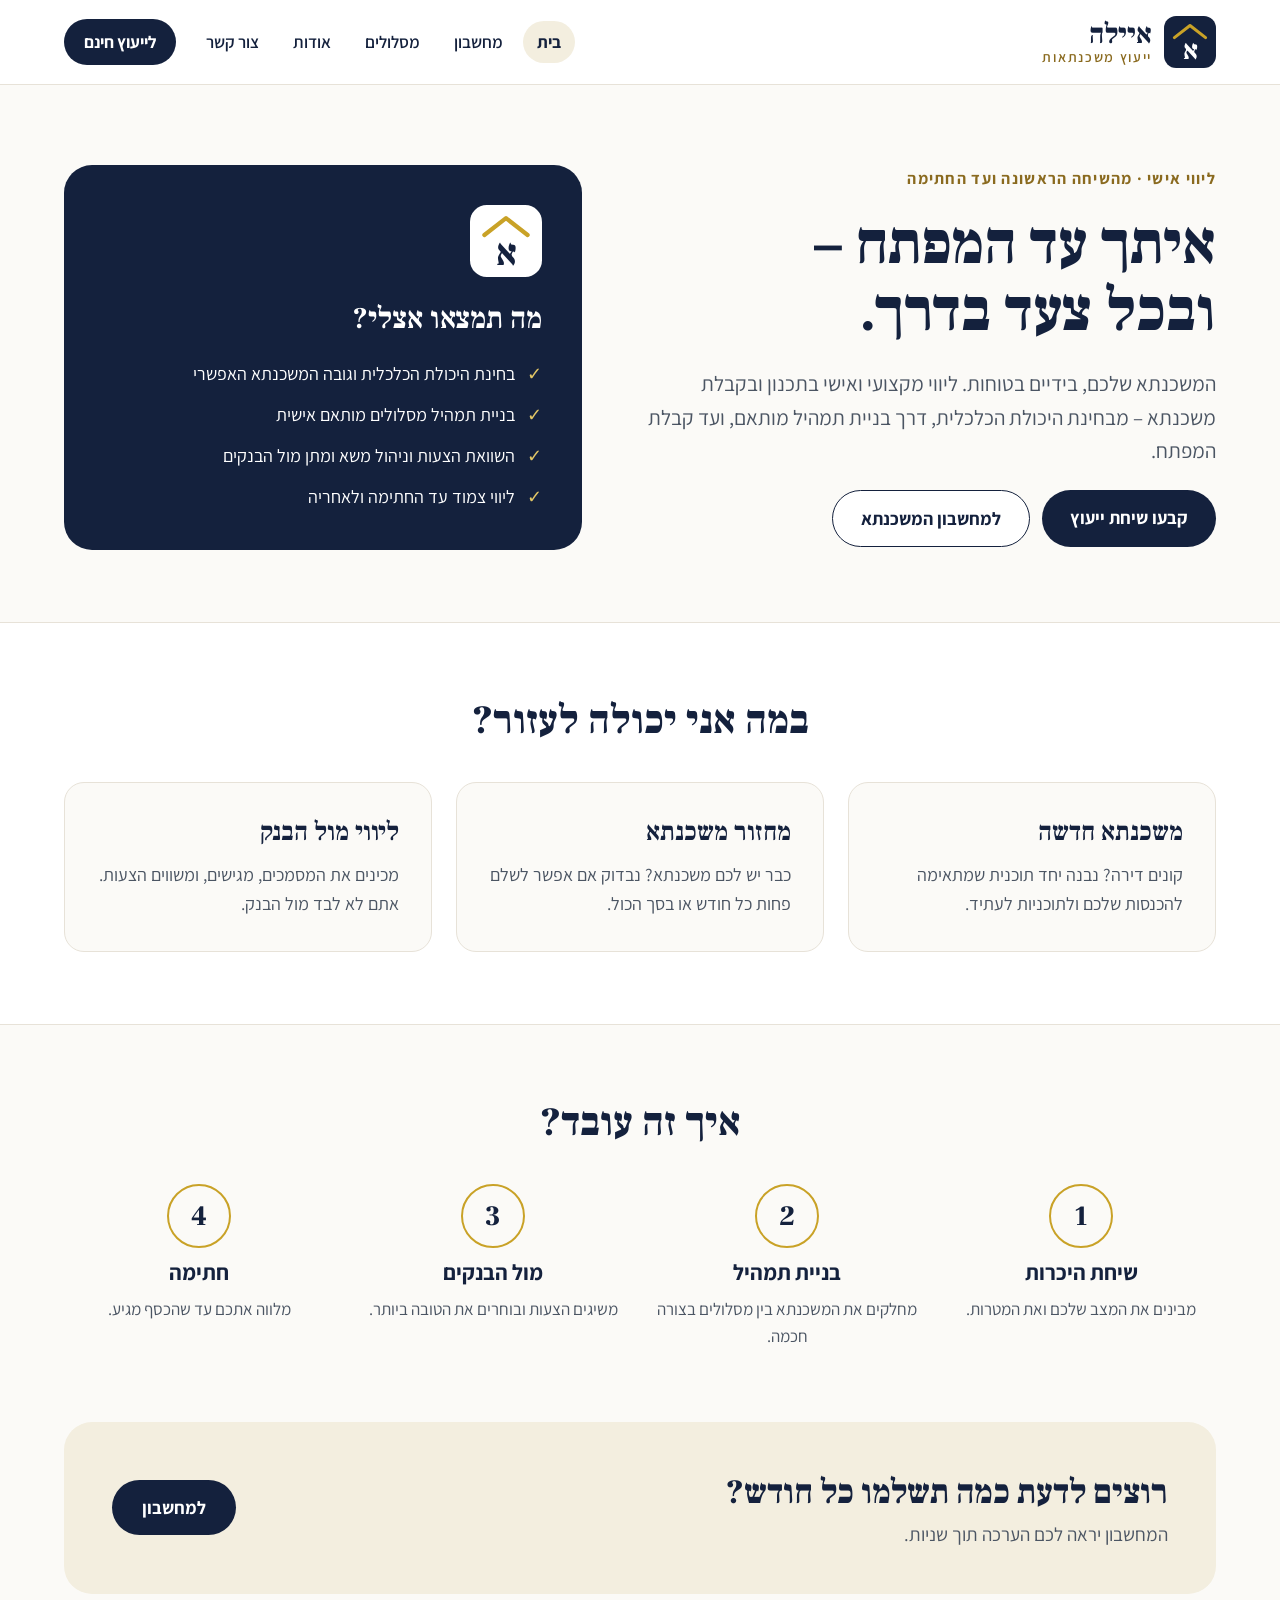
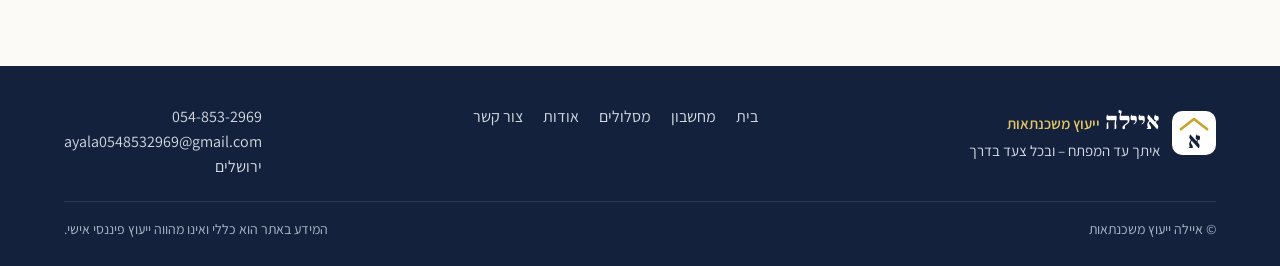
<file: index.html>
<!doctype html>
<html lang="he" dir="rtl">
<head>
<meta charset="utf-8">
<meta name="viewport" content="width=device-width, initial-scale=1">
<title>איילה ייעוץ משכנתאות – איתך עד המפתח</title>
<meta name="description" content="איילה ייעוץ משכנתאות – ליווי מקצועי ואישי בכל שלבי המשכנתא, מבניית התמהיל ועד קבלת המפתח. ירושלים.">
<link rel="icon" href="favicon.svg" type="image/svg+xml">
<link rel="preconnect" href="https://fonts.googleapis.com">
<link rel="preconnect" href="https://fonts.gstatic.com" crossorigin>
<link href="https://fonts.googleapis.com/css2?family=Frank+Ruhl+Libre:wght@500;700;900&amp;family=Assistant:wght@400;600;700&amp;display=swap" rel="stylesheet">
<link rel="stylesheet" href="style.css">
</head>
<body>
<div dir="rtl" style="font-family: 'Assistant', system-ui, sans-serif; color: #14213D; background: #FBFAF7">
<header dir="rtl" style="font-family: 'Assistant', system-ui, sans-serif; color: #14213D; background: #FFFFFF; border-bottom: 1px solid #E7E2D8">
<div style="max-width: 1200px; margin: 0 auto; padding: 16px 24px; display: flex; flex-wrap: wrap; gap: 16px; align-items: center; justify-content: space-between">
<a href="index.html" style="display: flex; align-items: center; gap: 12px; text-decoration: none; color: #14213D">
<svg width="52" height="52" viewBox="0 0 120 120" aria-hidden="true"><rect x="0" y="0" width="120" height="120" rx="28" fill="#14213D"></rect><path d="M24 50 L60 22 L96 50" fill="none" stroke="#C9A227" stroke-width="7" stroke-linecap="round" stroke-linejoin="round"></path><text x="60" y="100" text-anchor="middle" font-family="Frank Ruhl Libre, serif" font-weight="900" font-size="62" fill="#FFFFFF">א</text></svg>
<span style="display: flex; flex-direction: column; line-height: 1.1">
<span style="font-family: 'Frank Ruhl Libre', serif; font-size: 28px; font-weight: 900">איילה</span>
<span style="font-size: 14px; font-weight: 600; letter-spacing: 0.12em; color: #8A6A1F">ייעוץ משכנתאות</span>
</span>
</a>
<nav aria-label="תפריט ראשי" style="display: flex; flex-wrap: wrap; gap: 6px; align-items: center; font-size: 17px">
<a href="index.html" style="text-decoration: none; padding: 10px 14px; border-radius: 999px; color: #14213D; background: #F3EEDF; font-weight: 700;" aria-current="page">בית</a>
<a href="calculator.html" style="text-decoration: none; padding: 10px 14px; border-radius: 999px; color: #14213D; font-weight: 600;">מחשבון</a>
<a href="tracks.html" style="text-decoration: none; padding: 10px 14px; border-radius: 999px; color: #14213D; font-weight: 600;">מסלולים</a>
<a href="about.html" style="text-decoration: none; padding: 10px 14px; border-radius: 999px; color: #14213D; font-weight: 600;">אודות</a>
<a href="contact.html" style="text-decoration: none; padding: 10px 14px; border-radius: 999px; color: #14213D; font-weight: 600;">צור קשר</a>
<a href="contact.html" style="background: #14213D; color: #FFFFFF; text-decoration: none; padding: 12px 20px; border-radius: 999px; font-weight: 700; margin-right: 10px">לייעוץ חינם</a>
</nav>
</div>
</header>

<section style="max-width: 1200px; margin: 0 auto; padding: 80px 24px 72px; display: flex; flex-wrap: wrap; gap: 56px; align-items: center">
<div style="flex: 1 1 480px; min-width: 0; display: flex; flex-direction: column; gap: 22px">
<span style="align-self: flex-start; color: #8A6A1F; font-weight: 700; font-size: 16px; letter-spacing: 0.08em">ליווי אישי · מהשיחה הראשונה ועד החתימה</span>
<h1 style="margin: 0; font-family: 'Frank Ruhl Libre', serif; font-size: 60px; line-height: 1.12; font-weight: 900">איתך עד המפתח –<br>ובכל צעד בדרך.</h1>
<p style="margin: 0; font-size: 21px; line-height: 1.6; color: #4B5563">המשכנתא שלכם, בידיים בטוחות. ליווי מקצועי ואישי בתכנון ובקבלת משכנתא – מבחינת היכולת הכלכלית, דרך בניית תמהיל מותאם, ועד קבלת המפתח.</p>
<div style="display: flex; flex-wrap: wrap; gap: 12px">
<a href="contact.html" style="background: #14213D; color: #FFFFFF; text-decoration: none; padding: 16px 28px; border-radius: 999px; font-weight: 700; font-size: 18px">קבעו שיחת ייעוץ</a>
<a href="calculator.html" style="background: #FFFFFF; color: #14213D; text-decoration: none; padding: 16px 28px; border-radius: 999px; font-weight: 700; font-size: 18px; border: 1.5px solid #14213D">למחשבון המשכנתא</a>
</div>
</div>
<div style="flex: 1 1 420px; min-width: 0; background: #14213D; border-radius: 28px; padding: 40px; color: #FFFFFF; display: flex; flex-direction: column; gap: 22px">
<svg width="72" height="72" viewBox="0 0 120 120" aria-hidden="true"><rect width="120" height="120" rx="28" fill="#FFFFFF"></rect><path d="M24 50 L60 22 L96 50" fill="none" stroke="#C9A227" stroke-width="7" stroke-linecap="round" stroke-linejoin="round"></path><text x="60" y="100" text-anchor="middle" font-family="Frank Ruhl Libre, serif" font-weight="900" font-size="62" fill="#14213D">א</text></svg>
<h2 style="margin: 0; font-family: 'Frank Ruhl Libre', serif; font-size: 30px; font-weight: 700">מה תמצאו אצלי?</h2>
<div style="display: flex; flex-direction: column; gap: 14px; font-size: 18px; line-height: 1.5">
<div style="display: flex; gap: 12px"><span style="color: #E3C766; font-weight: 700">✓</span><span>בחינת היכולת הכלכלית וגובה המשכנתא האפשרי</span></div>
<div style="display: flex; gap: 12px"><span style="color: #E3C766; font-weight: 700">✓</span><span>בניית תמהיל מסלולים מותאם אישית</span></div>
<div style="display: flex; gap: 12px"><span style="color: #E3C766; font-weight: 700">✓</span><span>השוואת הצעות וניהול משא ומתן מול הבנקים</span></div>
<div style="display: flex; gap: 12px"><span style="color: #E3C766; font-weight: 700">✓</span><span>ליווי צמוד עד החתימה ולאחריה</span></div>
</div>
</div>
</section>

<section style="background: #FFFFFF; border-top: 1px solid #E7E2D8; border-bottom: 1px solid #E7E2D8">
<div style="max-width: 1200px; margin: 0 auto; padding: 72px 24px; display: flex; flex-direction: column; gap: 36px">
<h2 style="margin: 0; font-family: 'Frank Ruhl Libre', serif; font-size: 40px; font-weight: 900; text-align: center">במה אני יכולה לעזור?</h2>
<div style="display: flex; flex-wrap: wrap; gap: 24px">
<div style="flex: 1 1 280px; border: 1px solid #E7E2D8; border-radius: 20px; padding: 32px; display: flex; flex-direction: column; gap: 12px; background: #FBFAF7">
<h3 style="margin: 0; font-family: 'Frank Ruhl Libre', serif; font-size: 26px">משכנתא חדשה</h3>
<p style="margin: 0; font-size: 18px; line-height: 1.6; color: #4B5563">קונים דירה? נבנה יחד תוכנית שמתאימה להכנסות שלכם ולתוכניות לעתיד.</p>
</div>
<div style="flex: 1 1 280px; border: 1px solid #E7E2D8; border-radius: 20px; padding: 32px; display: flex; flex-direction: column; gap: 12px; background: #FBFAF7">
<h3 style="margin: 0; font-family: 'Frank Ruhl Libre', serif; font-size: 26px">מחזור משכנתא</h3>
<p style="margin: 0; font-size: 18px; line-height: 1.6; color: #4B5563">כבר יש לכם משכנתא? נבדוק אם אפשר לשלם פחות כל חודש או בסך הכול.</p>
</div>
<div style="flex: 1 1 280px; border: 1px solid #E7E2D8; border-radius: 20px; padding: 32px; display: flex; flex-direction: column; gap: 12px; background: #FBFAF7">
<h3 style="margin: 0; font-family: 'Frank Ruhl Libre', serif; font-size: 26px">ליווי מול הבנק</h3>
<p style="margin: 0; font-size: 18px; line-height: 1.6; color: #4B5563">מכינים את המסמכים, מגישים, ומשווים הצעות. אתם לא לבד מול הבנק.</p>
</div>
</div>
</div>
</section>

<section style="max-width: 1200px; margin: 0 auto; padding: 72px 24px; display: flex; flex-direction: column; gap: 36px">
<h2 style="margin: 0; font-family: 'Frank Ruhl Libre', serif; font-size: 40px; font-weight: 900; text-align: center">איך זה עובד?</h2>
<div style="display: flex; flex-wrap: wrap; gap: 24px">
<div style="flex: 1 1 240px; display: flex; flex-direction: column; gap: 10px; align-items: center; text-align: center">
<span style="width: 64px; height: 64px; border-radius: 50%; border: 2px solid #C9A227; display: flex; align-items: center; justify-content: center; font-family: 'Frank Ruhl Libre', serif; font-size: 28px; font-weight: 900">1</span>
<h3 style="margin: 0; font-size: 22px">שיחת היכרות</h3>
<p style="margin: 0; font-size: 17px; line-height: 1.6; color: #4B5563">מבינים את המצב שלכם ואת המטרות.</p>
</div>
<div style="flex: 1 1 240px; display: flex; flex-direction: column; gap: 10px; align-items: center; text-align: center">
<span style="width: 64px; height: 64px; border-radius: 50%; border: 2px solid #C9A227; display: flex; align-items: center; justify-content: center; font-family: 'Frank Ruhl Libre', serif; font-size: 28px; font-weight: 900">2</span>
<h3 style="margin: 0; font-size: 22px">בניית תמהיל</h3>
<p style="margin: 0; font-size: 17px; line-height: 1.6; color: #4B5563">מחלקים את המשכנתא בין מסלולים בצורה חכמה.</p>
</div>
<div style="flex: 1 1 240px; display: flex; flex-direction: column; gap: 10px; align-items: center; text-align: center">
<span style="width: 64px; height: 64px; border-radius: 50%; border: 2px solid #C9A227; display: flex; align-items: center; justify-content: center; font-family: 'Frank Ruhl Libre', serif; font-size: 28px; font-weight: 900">3</span>
<h3 style="margin: 0; font-size: 22px">מול הבנקים</h3>
<p style="margin: 0; font-size: 17px; line-height: 1.6; color: #4B5563">משיגים הצעות ובוחרים את הטובה ביותר.</p>
</div>
<div style="flex: 1 1 240px; display: flex; flex-direction: column; gap: 10px; align-items: center; text-align: center">
<span style="width: 64px; height: 64px; border-radius: 50%; border: 2px solid #C9A227; display: flex; align-items: center; justify-content: center; font-family: 'Frank Ruhl Libre', serif; font-size: 28px; font-weight: 900">4</span>
<h3 style="margin: 0; font-size: 22px">חתימה</h3>
<p style="margin: 0; font-size: 17px; line-height: 1.6; color: #4B5563">מלווה אתכם עד שהכסף מגיע.</p>
</div>
</div>
</section>

<section style="max-width: 1200px; margin: 0 auto 72px; padding: 0 24px">
<div style="background: #F3EEDF; border-radius: 28px; padding: 48px; display: flex; flex-wrap: wrap; gap: 24px; align-items: center; justify-content: space-between">
<div style="display: flex; flex-direction: column; gap: 8px">
<h2 style="margin: 0; font-family: 'Frank Ruhl Libre', serif; font-size: 34px; font-weight: 900">רוצים לדעת כמה תשלמו כל חודש?</h2>
<p style="margin: 0; font-size: 19px; color: #4B5563">המחשבון יראה לכם הערכה תוך שניות.</p>
</div>
<a href="calculator.html" style="background: #14213D; color: #FFFFFF; text-decoration: none; padding: 16px 30px; border-radius: 999px; font-weight: 700; font-size: 18px">למחשבון</a>
</div>
</section>

<footer dir="rtl" style="font-family: 'Assistant', system-ui, sans-serif; background: #14213D; color: #D5DAE3">
<div style="max-width: 1200px; margin: 0 auto; padding: 40px 24px 28px; display: flex; flex-direction: column; gap: 24px">
<div style="display: flex; flex-wrap: wrap; gap: 32px; justify-content: space-between; align-items: flex-start">
<div style="display: flex; align-items: center; gap: 12px">
<svg width="44" height="44" viewBox="0 0 120 120" aria-hidden="true"><rect width="120" height="120" rx="28" fill="#FFFFFF"></rect><path d="M24 50 L60 22 L96 50" fill="none" stroke="#C9A227" stroke-width="7" stroke-linecap="round" stroke-linejoin="round"></path><text x="60" y="100" text-anchor="middle" font-family="Frank Ruhl Libre, serif" font-weight="900" font-size="62" fill="#14213D">א</text></svg>
<span style="display: flex; flex-direction: column; gap: 4px"><span style="font-family: 'Frank Ruhl Libre', serif; font-size: 24px; font-weight: 900; color: #FFFFFF">איילה <span style="font-family: 'Assistant', sans-serif; font-size: 15px; font-weight: 600; color: #E3C766">ייעוץ משכנתאות</span></span><span style="font-size: 15px; color: #D5DAE3">איתך עד המפתח – ובכל צעד בדרך</span></span>
</div>
<nav aria-label="קישורים" style="display: flex; flex-wrap: wrap; gap: 20px; font-size: 16px">
<a href="index.html" style="color: #D5DAE3; text-decoration: none">בית</a>
<a href="calculator.html" style="color: #D5DAE3; text-decoration: none">מחשבון</a>
<a href="tracks.html" style="color: #D5DAE3; text-decoration: none">מסלולים</a>
<a href="about.html" style="color: #D5DAE3; text-decoration: none">אודות</a>
<a href="contact.html" style="color: #D5DAE3; text-decoration: none">צור קשר</a>
</nav>
<div style="display: flex; flex-direction: column; gap: 4px; font-size: 16px">
<span><a href="tel:0548532969" style="color: inherit; text-decoration: none" dir="ltr">054-853-2969</a></span>
<span><a href="mailto:ayala0548532969@gmail.com" style="color: inherit; text-decoration: none">ayala0548532969@gmail.com</a></span>
<span>ירושלים</span>
</div>
</div>
<div style="border-top: 1px solid #2C3A57; padding-top: 18px; display: flex; flex-wrap: wrap; gap: 12px; justify-content: space-between; font-size: 14px; color: #AEB7C6">
<span>© איילה ייעוץ משכנתאות</span>
<span>המידע באתר הוא כללי ואינו מהווה ייעוץ פיננסי אישי.</span>
</div>
</div>
</footer>
</div>
</body>
</html>
</file>
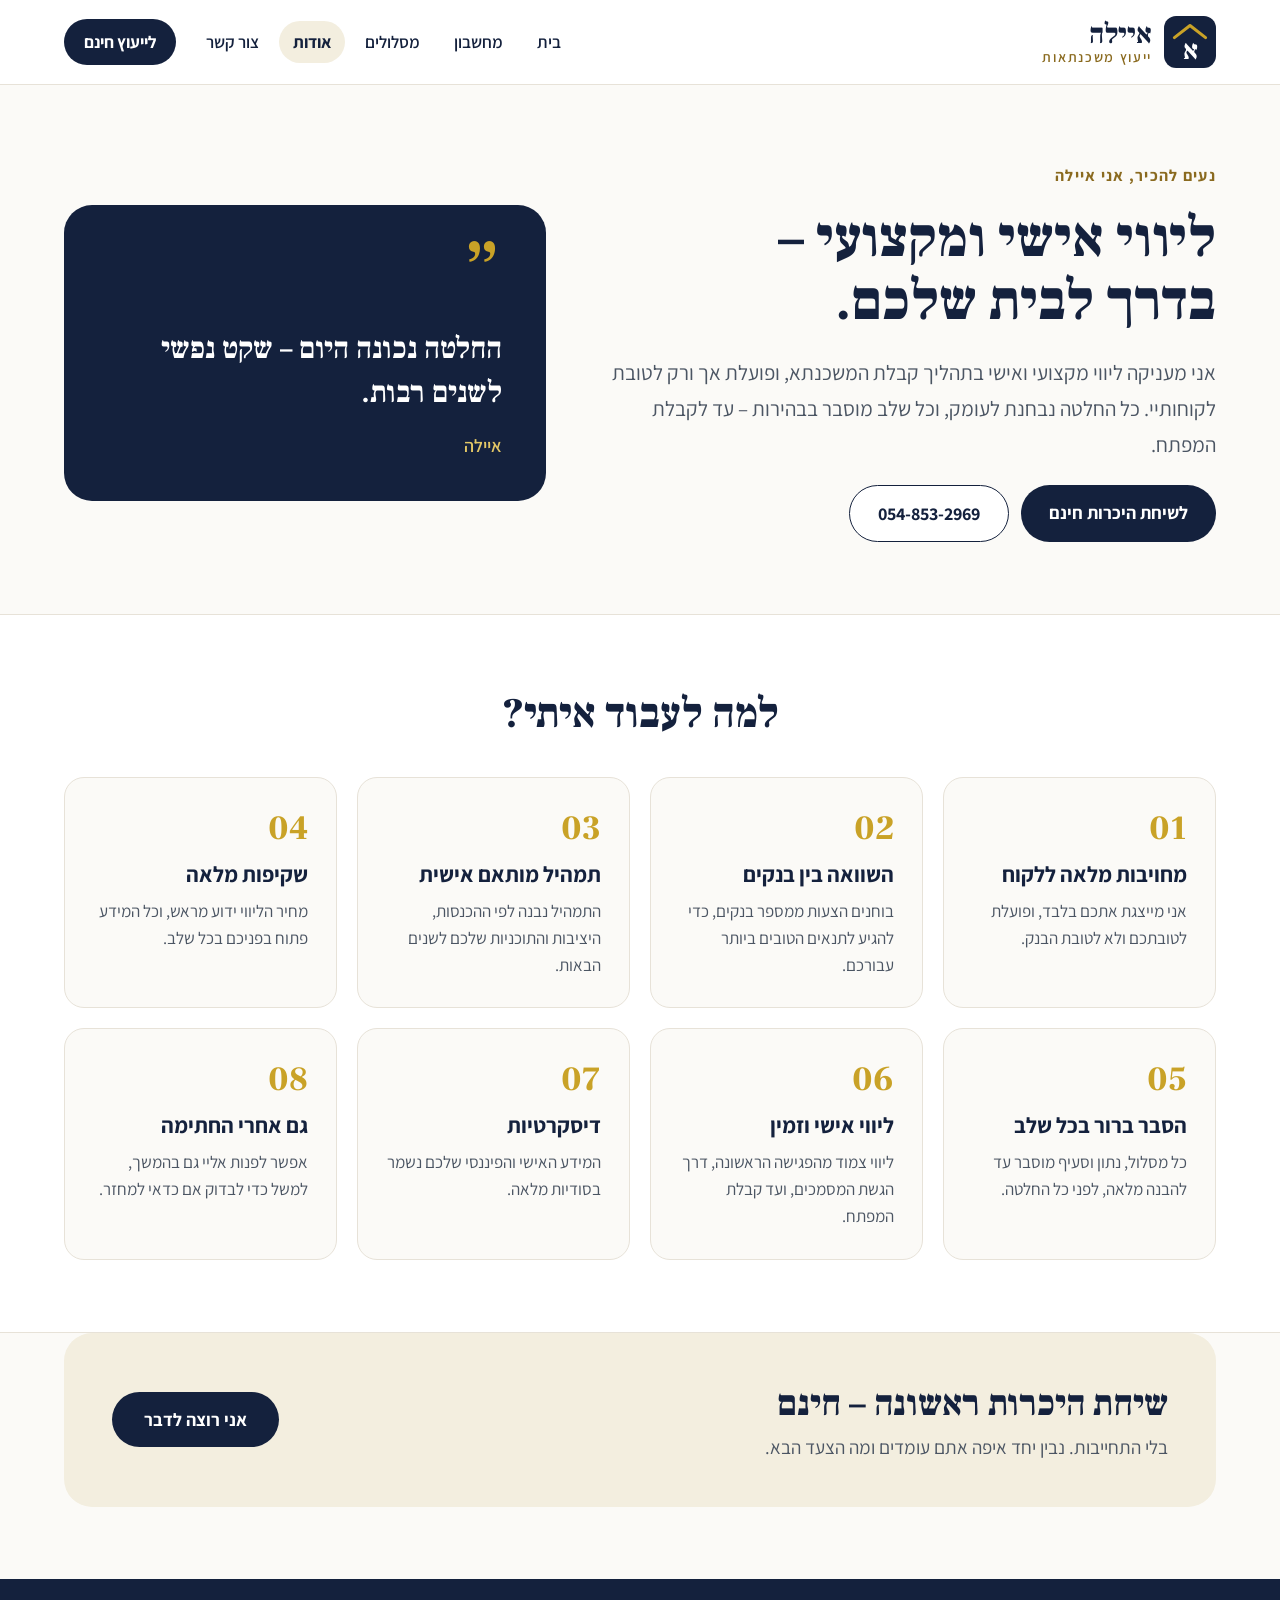
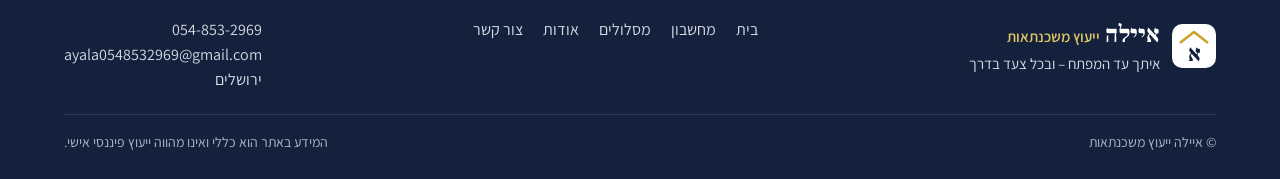
<file: about.html>
<!doctype html>
<html lang="he" dir="rtl">
<head>
<meta charset="utf-8">
<meta name="viewport" content="width=device-width, initial-scale=1">
<title>אודות – איילה ייעוץ משכנתאות</title>
<meta name="description" content="איילה ייעוץ משכנתאות – ליווי מקצועי ואישי בכל שלבי המשכנתא, מבניית התמהיל ועד קבלת המפתח. ירושלים.">
<link rel="icon" href="favicon.svg" type="image/svg+xml">
<link rel="preconnect" href="https://fonts.googleapis.com">
<link rel="preconnect" href="https://fonts.gstatic.com" crossorigin>
<link href="https://fonts.googleapis.com/css2?family=Frank+Ruhl+Libre:wght@500;700;900&amp;family=Assistant:wght@400;600;700&amp;display=swap" rel="stylesheet">
<link rel="stylesheet" href="style.css">
</head>
<body>
<div dir="rtl" style="font-family: 'Assistant', system-ui, sans-serif; color: #14213D; background: #FBFAF7">
<header dir="rtl" style="font-family: 'Assistant', system-ui, sans-serif; color: #14213D; background: #FFFFFF; border-bottom: 1px solid #E7E2D8">
<div style="max-width: 1200px; margin: 0 auto; padding: 16px 24px; display: flex; flex-wrap: wrap; gap: 16px; align-items: center; justify-content: space-between">
<a href="index.html" style="display: flex; align-items: center; gap: 12px; text-decoration: none; color: #14213D">
<svg width="52" height="52" viewBox="0 0 120 120" aria-hidden="true"><rect x="0" y="0" width="120" height="120" rx="28" fill="#14213D"></rect><path d="M24 50 L60 22 L96 50" fill="none" stroke="#C9A227" stroke-width="7" stroke-linecap="round" stroke-linejoin="round"></path><text x="60" y="100" text-anchor="middle" font-family="Frank Ruhl Libre, serif" font-weight="900" font-size="62" fill="#FFFFFF">א</text></svg>
<span style="display: flex; flex-direction: column; line-height: 1.1">
<span style="font-family: 'Frank Ruhl Libre', serif; font-size: 28px; font-weight: 900">איילה</span>
<span style="font-size: 14px; font-weight: 600; letter-spacing: 0.12em; color: #8A6A1F">ייעוץ משכנתאות</span>
</span>
</a>
<nav aria-label="תפריט ראשי" style="display: flex; flex-wrap: wrap; gap: 6px; align-items: center; font-size: 17px">
<a href="index.html" style="text-decoration: none; padding: 10px 14px; border-radius: 999px; color: #14213D; font-weight: 600;">בית</a>
<a href="calculator.html" style="text-decoration: none; padding: 10px 14px; border-radius: 999px; color: #14213D; font-weight: 600;">מחשבון</a>
<a href="tracks.html" style="text-decoration: none; padding: 10px 14px; border-radius: 999px; color: #14213D; font-weight: 600;">מסלולים</a>
<a href="about.html" style="text-decoration: none; padding: 10px 14px; border-radius: 999px; color: #14213D; background: #F3EEDF; font-weight: 700;" aria-current="page">אודות</a>
<a href="contact.html" style="text-decoration: none; padding: 10px 14px; border-radius: 999px; color: #14213D; font-weight: 600;">צור קשר</a>
<a href="contact.html" style="background: #14213D; color: #FFFFFF; text-decoration: none; padding: 12px 20px; border-radius: 999px; font-weight: 700; margin-right: 10px">לייעוץ חינם</a>
</nav>
</div>
</header>

<section style="max-width: 1200px; margin: 0 auto; padding: 80px 24px 72px; display: flex; flex-wrap: wrap; gap: 48px; align-items: center">
<div style="flex: 1 1 520px; min-width: 0; display: flex; flex-direction: column; gap: 22px">
<span style="color: #8A6A1F; font-weight: 700; font-size: 16px; letter-spacing: 0.08em">נעים להכיר, אני איילה</span>
<h1 style="margin: 0; font-family: 'Frank Ruhl Libre', serif; font-size: 56px; line-height: 1.12; font-weight: 900">ליווי אישי ומקצועי –<br>בדרך לבית שלכם.</h1>
<p style="margin: 0; font-size: 21px; line-height: 1.7; color: #4B5563">אני מעניקה ליווי מקצועי ואישי בתהליך קבלת המשכנתא, ופועלת אך ורק לטובת לקוחותיי. כל החלטה נבחנת לעומק, וכל שלב מוסבר בבהירות – עד לקבלת המפתח.</p>
<div style="display: flex; flex-wrap: wrap; gap: 12px">
<a href="contact.html" style="background: #14213D; color: #FFFFFF; text-decoration: none; padding: 16px 28px; border-radius: 999px; font-weight: 700; font-size: 18px">לשיחת היכרות חינם</a>
<a href="tel:0548532969" dir="ltr" style="background: #FFFFFF; color: #14213D; text-decoration: none; padding: 16px 28px; border-radius: 999px; font-weight: 700; font-size: 18px; border: 1.5px solid #14213D">054-853-2969</a>
</div>
</div>
<div style="flex: 1 1 380px; min-width: 0; background: #14213D; border-radius: 28px; padding: 44px; color: #FFFFFF; display: flex; flex-direction: column; gap: 20px">
<span style="font-family: 'Frank Ruhl Libre', serif; font-size: 96px; line-height: 0.6; color: #C9A227" aria-hidden="true">”</span>
<p style="margin: 0; font-family: 'Frank Ruhl Libre', serif; font-size: 30px; line-height: 1.45; font-weight: 700">החלטה נכונה היום – שקט נפשי לשנים רבות.</p>
<span style="font-size: 18px; color: #E3C766; font-weight: 600">איילה</span>
</div>
</section>

<section style="background: #FFFFFF; border-top: 1px solid #E7E2D8; border-bottom: 1px solid #E7E2D8">
<div style="max-width: 1200px; margin: 0 auto; padding: 72px 24px; display: flex; flex-direction: column; gap: 36px">
<h2 style="margin: 0; font-family: 'Frank Ruhl Libre', serif; font-size: 42px; font-weight: 900; text-align: center">למה לעבוד איתי?</h2>
<div style="display: grid; grid-template-columns: repeat(auto-fit, minmax(240px, 1fr)); gap: 20px">
<div style="border: 1px solid #E7E2D8; border-radius: 20px; padding: 28px; background: #FBFAF7; display: flex; flex-direction: column; gap: 10px"><span style="font-family: 'Frank Ruhl Libre', serif; font-size: 34px; font-weight: 900; color: #C9A227">01</span><h3 style="margin: 0; font-size: 22px">מחויבות מלאה ללקוח</h3><p style="margin: 0; font-size: 17px; line-height: 1.6; color: #4B5563">אני מייצגת אתכם בלבד, ופועלת לטובתכם ולא לטובת הבנק.</p></div>
<div style="border: 1px solid #E7E2D8; border-radius: 20px; padding: 28px; background: #FBFAF7; display: flex; flex-direction: column; gap: 10px"><span style="font-family: 'Frank Ruhl Libre', serif; font-size: 34px; font-weight: 900; color: #C9A227">02</span><h3 style="margin: 0; font-size: 22px">השוואה בין בנקים</h3><p style="margin: 0; font-size: 17px; line-height: 1.6; color: #4B5563">בוחנים הצעות ממספר בנקים, כדי להגיע לתנאים הטובים ביותר עבורכם.</p></div>
<div style="border: 1px solid #E7E2D8; border-radius: 20px; padding: 28px; background: #FBFAF7; display: flex; flex-direction: column; gap: 10px"><span style="font-family: 'Frank Ruhl Libre', serif; font-size: 34px; font-weight: 900; color: #C9A227">03</span><h3 style="margin: 0; font-size: 22px">תמהיל מותאם אישית</h3><p style="margin: 0; font-size: 17px; line-height: 1.6; color: #4B5563">התמהיל נבנה לפי ההכנסות, היציבות והתוכניות שלכם לשנים הבאות.</p></div>
<div style="border: 1px solid #E7E2D8; border-radius: 20px; padding: 28px; background: #FBFAF7; display: flex; flex-direction: column; gap: 10px"><span style="font-family: 'Frank Ruhl Libre', serif; font-size: 34px; font-weight: 900; color: #C9A227">04</span><h3 style="margin: 0; font-size: 22px">שקיפות מלאה</h3><p style="margin: 0; font-size: 17px; line-height: 1.6; color: #4B5563">מחיר הליווי ידוע מראש, וכל המידע פתוח בפניכם בכל שלב.</p></div>
<div style="border: 1px solid #E7E2D8; border-radius: 20px; padding: 28px; background: #FBFAF7; display: flex; flex-direction: column; gap: 10px"><span style="font-family: 'Frank Ruhl Libre', serif; font-size: 34px; font-weight: 900; color: #C9A227">05</span><h3 style="margin: 0; font-size: 22px">הסבר ברור בכל שלב</h3><p style="margin: 0; font-size: 17px; line-height: 1.6; color: #4B5563">כל מסלול, נתון וסעיף מוסבר עד להבנה מלאה, לפני כל החלטה.</p></div>
<div style="border: 1px solid #E7E2D8; border-radius: 20px; padding: 28px; background: #FBFAF7; display: flex; flex-direction: column; gap: 10px"><span style="font-family: 'Frank Ruhl Libre', serif; font-size: 34px; font-weight: 900; color: #C9A227">06</span><h3 style="margin: 0; font-size: 22px">ליווי אישי וזמין</h3><p style="margin: 0; font-size: 17px; line-height: 1.6; color: #4B5563">ליווי צמוד מהפגישה הראשונה, דרך הגשת המסמכים, ועד קבלת המפתח.</p></div>
<div style="border: 1px solid #E7E2D8; border-radius: 20px; padding: 28px; background: #FBFAF7; display: flex; flex-direction: column; gap: 10px"><span style="font-family: 'Frank Ruhl Libre', serif; font-size: 34px; font-weight: 900; color: #C9A227">07</span><h3 style="margin: 0; font-size: 22px">דיסקרטיות</h3><p style="margin: 0; font-size: 17px; line-height: 1.6; color: #4B5563">המידע האישי והפיננסי שלכם נשמר בסודיות מלאה.</p></div>
<div style="border: 1px solid #E7E2D8; border-radius: 20px; padding: 28px; background: #FBFAF7; display: flex; flex-direction: column; gap: 10px"><span style="font-family: 'Frank Ruhl Libre', serif; font-size: 34px; font-weight: 900; color: #C9A227">08</span><h3 style="margin: 0; font-size: 22px">גם אחרי החתימה</h3><p style="margin: 0; font-size: 17px; line-height: 1.6; color: #4B5563">אפשר לפנות אליי גם בהמשך, למשל כדי לבדוק אם כדאי למחזר.</p></div>
</div>
</div>
</section>


<section style="max-width: 1200px; margin: 0 auto 72px; padding: 0 24px">
<div style="background: #F3EEDF; border-radius: 28px; padding: 48px; display: flex; flex-wrap: wrap; gap: 24px; align-items: center; justify-content: space-between">
<div style="display: flex; flex-direction: column; gap: 8px">
<h2 style="margin: 0; font-family: 'Frank Ruhl Libre', serif; font-size: 36px; font-weight: 900">שיחת היכרות ראשונה – חינם</h2>
<p style="margin: 0; font-size: 19px; color: #4B5563">בלי התחייבות. נבין יחד איפה אתם עומדים ומה הצעד הבא.</p>
</div>
<a href="contact.html" style="background: #14213D; color: #FFFFFF; text-decoration: none; padding: 16px 32px; border-radius: 999px; font-weight: 700; font-size: 18px">אני רוצה לדבר</a>
</div>
</section>

<footer dir="rtl" style="font-family: 'Assistant', system-ui, sans-serif; background: #14213D; color: #D5DAE3">
<div style="max-width: 1200px; margin: 0 auto; padding: 40px 24px 28px; display: flex; flex-direction: column; gap: 24px">
<div style="display: flex; flex-wrap: wrap; gap: 32px; justify-content: space-between; align-items: flex-start">
<div style="display: flex; align-items: center; gap: 12px">
<svg width="44" height="44" viewBox="0 0 120 120" aria-hidden="true"><rect width="120" height="120" rx="28" fill="#FFFFFF"></rect><path d="M24 50 L60 22 L96 50" fill="none" stroke="#C9A227" stroke-width="7" stroke-linecap="round" stroke-linejoin="round"></path><text x="60" y="100" text-anchor="middle" font-family="Frank Ruhl Libre, serif" font-weight="900" font-size="62" fill="#14213D">א</text></svg>
<span style="display: flex; flex-direction: column; gap: 4px"><span style="font-family: 'Frank Ruhl Libre', serif; font-size: 24px; font-weight: 900; color: #FFFFFF">איילה <span style="font-family: 'Assistant', sans-serif; font-size: 15px; font-weight: 600; color: #E3C766">ייעוץ משכנתאות</span></span><span style="font-size: 15px; color: #D5DAE3">איתך עד המפתח – ובכל צעד בדרך</span></span>
</div>
<nav aria-label="קישורים" style="display: flex; flex-wrap: wrap; gap: 20px; font-size: 16px">
<a href="index.html" style="color: #D5DAE3; text-decoration: none">בית</a>
<a href="calculator.html" style="color: #D5DAE3; text-decoration: none">מחשבון</a>
<a href="tracks.html" style="color: #D5DAE3; text-decoration: none">מסלולים</a>
<a href="about.html" style="color: #D5DAE3; text-decoration: none">אודות</a>
<a href="contact.html" style="color: #D5DAE3; text-decoration: none">צור קשר</a>
</nav>
<div style="display: flex; flex-direction: column; gap: 4px; font-size: 16px">
<span><a href="tel:0548532969" style="color: inherit; text-decoration: none" dir="ltr">054-853-2969</a></span>
<span><a href="mailto:ayala0548532969@gmail.com" style="color: inherit; text-decoration: none">ayala0548532969@gmail.com</a></span>
<span>ירושלים</span>
</div>
</div>
<div style="border-top: 1px solid #2C3A57; padding-top: 18px; display: flex; flex-wrap: wrap; gap: 12px; justify-content: space-between; font-size: 14px; color: #AEB7C6">
<span>© איילה ייעוץ משכנתאות</span>
<span>המידע באתר הוא כללי ואינו מהווה ייעוץ פיננסי אישי.</span>
</div>
</div>
</footer>
</div>
</body>
</html>
</file>
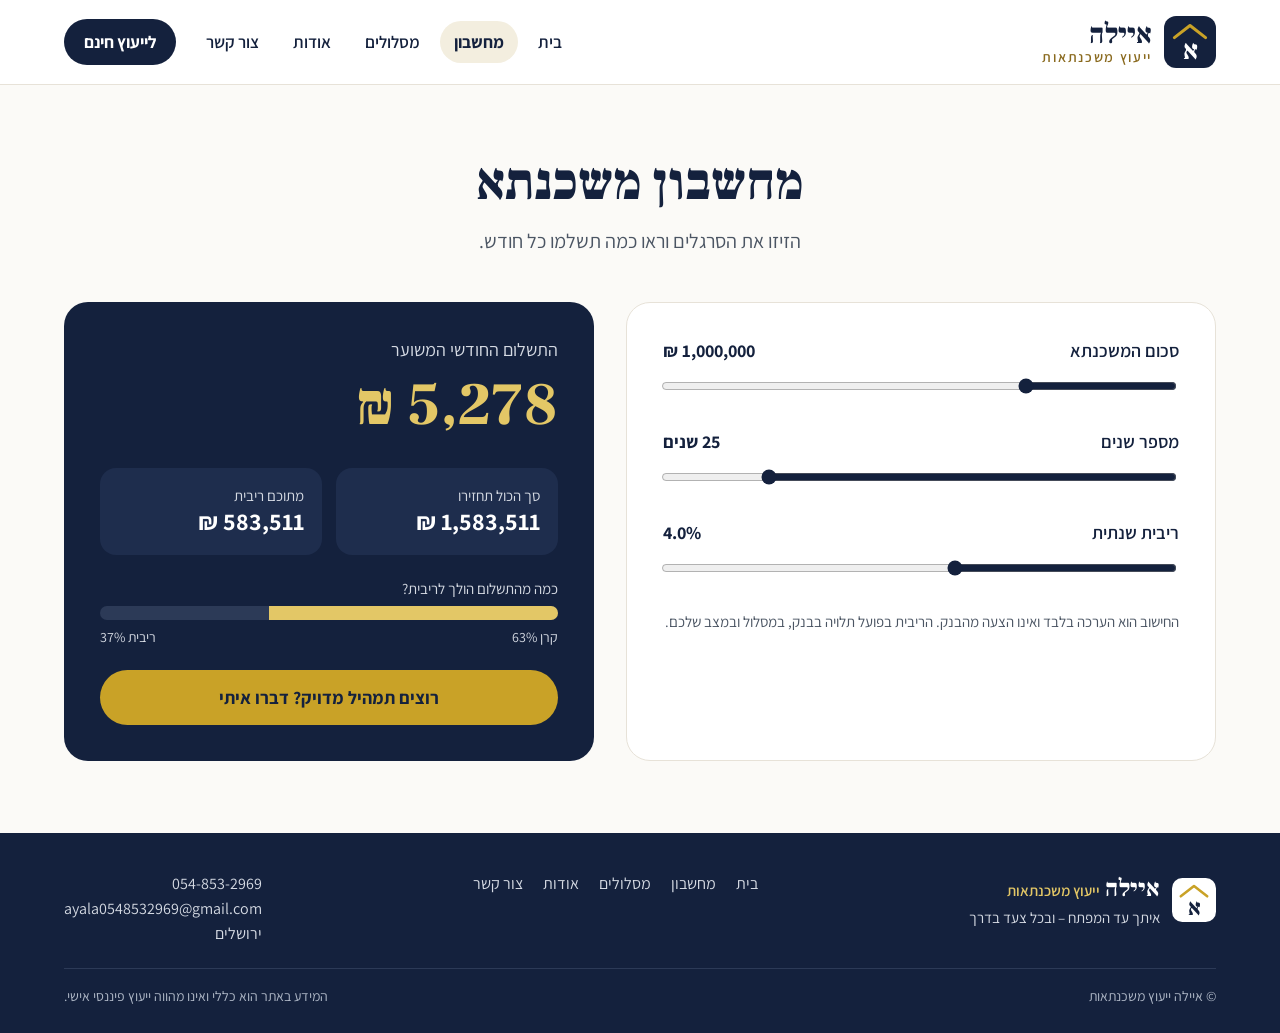
<file: calculator.html>
<!doctype html>
<html lang="he" dir="rtl">
<head>
<meta charset="utf-8">
<meta name="viewport" content="width=device-width, initial-scale=1">
<title>מחשבון משכנתא – איילה ייעוץ משכנתאות</title>
<meta name="description" content="איילה ייעוץ משכנתאות – ליווי מקצועי ואישי בכל שלבי המשכנתא, מבניית התמהיל ועד קבלת המפתח. ירושלים.">
<link rel="icon" href="favicon.svg" type="image/svg+xml">
<link rel="preconnect" href="https://fonts.googleapis.com">
<link rel="preconnect" href="https://fonts.gstatic.com" crossorigin>
<link href="https://fonts.googleapis.com/css2?family=Frank+Ruhl+Libre:wght@500;700;900&amp;family=Assistant:wght@400;600;700&amp;display=swap" rel="stylesheet">
<link rel="stylesheet" href="style.css">
</head>
<body>
<div dir="rtl" style="font-family: 'Assistant', system-ui, sans-serif; color: #14213D; background: #FBFAF7">
<header dir="rtl" style="font-family: 'Assistant', system-ui, sans-serif; color: #14213D; background: #FFFFFF; border-bottom: 1px solid #E7E2D8">
<div style="max-width: 1200px; margin: 0 auto; padding: 16px 24px; display: flex; flex-wrap: wrap; gap: 16px; align-items: center; justify-content: space-between">
<a href="index.html" style="display: flex; align-items: center; gap: 12px; text-decoration: none; color: #14213D">
<svg width="52" height="52" viewBox="0 0 120 120" aria-hidden="true"><rect x="0" y="0" width="120" height="120" rx="28" fill="#14213D"></rect><path d="M24 50 L60 22 L96 50" fill="none" stroke="#C9A227" stroke-width="7" stroke-linecap="round" stroke-linejoin="round"></path><text x="60" y="100" text-anchor="middle" font-family="Frank Ruhl Libre, serif" font-weight="900" font-size="62" fill="#FFFFFF">א</text></svg>
<span style="display: flex; flex-direction: column; line-height: 1.1">
<span style="font-family: 'Frank Ruhl Libre', serif; font-size: 28px; font-weight: 900">איילה</span>
<span style="font-size: 14px; font-weight: 600; letter-spacing: 0.12em; color: #8A6A1F">ייעוץ משכנתאות</span>
</span>
</a>
<nav aria-label="תפריט ראשי" style="display: flex; flex-wrap: wrap; gap: 6px; align-items: center; font-size: 17px">
<a href="index.html" style="text-decoration: none; padding: 10px 14px; border-radius: 999px; color: #14213D; font-weight: 600;">בית</a>
<a href="calculator.html" style="text-decoration: none; padding: 10px 14px; border-radius: 999px; color: #14213D; background: #F3EEDF; font-weight: 700;" aria-current="page">מחשבון</a>
<a href="tracks.html" style="text-decoration: none; padding: 10px 14px; border-radius: 999px; color: #14213D; font-weight: 600;">מסלולים</a>
<a href="about.html" style="text-decoration: none; padding: 10px 14px; border-radius: 999px; color: #14213D; font-weight: 600;">אודות</a>
<a href="contact.html" style="text-decoration: none; padding: 10px 14px; border-radius: 999px; color: #14213D; font-weight: 600;">צור קשר</a>
<a href="contact.html" style="background: #14213D; color: #FFFFFF; text-decoration: none; padding: 12px 20px; border-radius: 999px; font-weight: 700; margin-right: 10px">לייעוץ חינם</a>
</nav>
</div>
</header>

<section style="max-width: 1200px; margin: 0 auto; padding: 64px 24px 24px; display: flex; flex-direction: column; gap: 12px; text-align: center">
<h1 style="margin: 0; font-family: 'Frank Ruhl Libre', serif; font-size: 52px; font-weight: 900">מחשבון משכנתא</h1>
<p style="margin: 0; font-size: 20px; color: #4B5563">הזיזו את הסרגלים וראו כמה תשלמו כל חודש.</p>
</section>

<section style="max-width: 1200px; margin: 0 auto; padding: 24px 24px 72px; display: flex; flex-wrap: wrap; gap: 32px; align-items: stretch">
<div style="flex: 1 1 460px; min-width: 0; background: #FFFFFF; border: 1px solid #E7E2D8; border-radius: 24px; padding: 36px; display: flex; flex-direction: column; gap: 28px">
<div style="display: flex; flex-direction: column; gap: 8px">
<div style="display: flex; justify-content: space-between; font-size: 18px"><label for="amt" style="font-weight: 600">סכום המשכנתא</label><strong><span id="amountText"></span></strong></div>
<input id="amt" type="range" min="200000" max="3000000" step="50000" value="1000000">
</div>
<div style="display: flex; flex-direction: column; gap: 8px">
<div style="display: flex; justify-content: space-between; font-size: 18px"><label for="yrs" style="font-weight: 600">מספר שנים</label><strong><span id="yearsText"></span></strong></div>
<input id="yrs" type="range" min="5" max="30" step="1" value="25">
</div>
<div style="display: flex; flex-direction: column; gap: 8px">
<div style="display: flex; justify-content: space-between; font-size: 18px"><label for="rate" style="font-weight: 600">ריבית שנתית</label><strong><span id="rateText"></span></strong></div>
<input id="rate" type="range" min="1" max="8" step="0.1" value="4">
</div>
<p style="margin: 0; font-size: 15px; color: #4B5563">החישוב הוא הערכה בלבד ואינו הצעה מהבנק. הריבית בפועל תלויה בבנק, במסלול ובמצב שלכם.</p>
</div>

<div style="flex: 1 1 400px; min-width: 0; background: #14213D; color: #FFFFFF; border-radius: 24px; padding: 36px; display: flex; flex-direction: column; gap: 24px">
<div style="display: flex; flex-direction: column; gap: 6px">
<span style="font-size: 18px; color: #D5DAE3">התשלום החודשי המשוער</span>
<span style="font-family: 'Frank Ruhl Libre', serif; font-size: 60px; font-weight: 900; color: #E3C766"><span id="monthlyText"></span></span>
</div>
<div style="display: grid; grid-template-columns: repeat(2, minmax(0, 1fr)); gap: 14px">
<div style="background: #1E2D4D; border-radius: 16px; padding: 18px"><div style="font-size: 15px; color: #D5DAE3">סך הכול תחזירו</div><div style="font-size: 24px; font-weight: 700"><span id="totalText"></span></div></div>
<div style="background: #1E2D4D; border-radius: 16px; padding: 18px"><div style="font-size: 15px; color: #D5DAE3">מתוכם ריבית</div><div style="font-size: 24px; font-weight: 700"><span id="interestText"></span></div></div>
</div>
<div style="display: flex; flex-direction: column; gap: 8px">
<span style="font-size: 15px; color: #D5DAE3">כמה מהתשלום הולך לריבית?</span>
<div style="height: 14px; border-radius: 999px; background: #2C3A57; overflow: hidden; display: flex"><div id="bar" style="height: 100%; background: #E3C766; width: 0%"></div></div>
<div style="display: flex; justify-content: space-between; font-size: 14px; color: #D5DAE3"><span>קרן <span id="principalPct"></span></span><span>ריבית <span id="interestPct"></span></span></div>
</div>
<a href="contact.html" style="margin-top: auto; text-align: center; background: #C9A227; color: #14213D; text-decoration: none; padding: 16px; border-radius: 999px; font-weight: 700; font-size: 18px">רוצים תמהיל מדויק? דברו איתי</a>
</div>
</section>

<footer dir="rtl" style="font-family: 'Assistant', system-ui, sans-serif; background: #14213D; color: #D5DAE3">
<div style="max-width: 1200px; margin: 0 auto; padding: 40px 24px 28px; display: flex; flex-direction: column; gap: 24px">
<div style="display: flex; flex-wrap: wrap; gap: 32px; justify-content: space-between; align-items: flex-start">
<div style="display: flex; align-items: center; gap: 12px">
<svg width="44" height="44" viewBox="0 0 120 120" aria-hidden="true"><rect width="120" height="120" rx="28" fill="#FFFFFF"></rect><path d="M24 50 L60 22 L96 50" fill="none" stroke="#C9A227" stroke-width="7" stroke-linecap="round" stroke-linejoin="round"></path><text x="60" y="100" text-anchor="middle" font-family="Frank Ruhl Libre, serif" font-weight="900" font-size="62" fill="#14213D">א</text></svg>
<span style="display: flex; flex-direction: column; gap: 4px"><span style="font-family: 'Frank Ruhl Libre', serif; font-size: 24px; font-weight: 900; color: #FFFFFF">איילה <span style="font-family: 'Assistant', sans-serif; font-size: 15px; font-weight: 600; color: #E3C766">ייעוץ משכנתאות</span></span><span style="font-size: 15px; color: #D5DAE3">איתך עד המפתח – ובכל צעד בדרך</span></span>
</div>
<nav aria-label="קישורים" style="display: flex; flex-wrap: wrap; gap: 20px; font-size: 16px">
<a href="index.html" style="color: #D5DAE3; text-decoration: none">בית</a>
<a href="calculator.html" style="color: #D5DAE3; text-decoration: none">מחשבון</a>
<a href="tracks.html" style="color: #D5DAE3; text-decoration: none">מסלולים</a>
<a href="about.html" style="color: #D5DAE3; text-decoration: none">אודות</a>
<a href="contact.html" style="color: #D5DAE3; text-decoration: none">צור קשר</a>
</nav>
<div style="display: flex; flex-direction: column; gap: 4px; font-size: 16px">
<span><a href="tel:0548532969" style="color: inherit; text-decoration: none" dir="ltr">054-853-2969</a></span>
<span><a href="mailto:ayala0548532969@gmail.com" style="color: inherit; text-decoration: none">ayala0548532969@gmail.com</a></span>
<span>ירושלים</span>
</div>
</div>
<div style="border-top: 1px solid #2C3A57; padding-top: 18px; display: flex; flex-wrap: wrap; gap: 12px; justify-content: space-between; font-size: 14px; color: #AEB7C6">
<span>© איילה ייעוץ משכנתאות</span>
<span>המידע באתר הוא כללי ואינו מהווה ייעוץ פיננסי אישי.</span>
</div>
</div>
</footer>
</div>
<script src="calculator.js"></script>
</body>
</html>
</file>
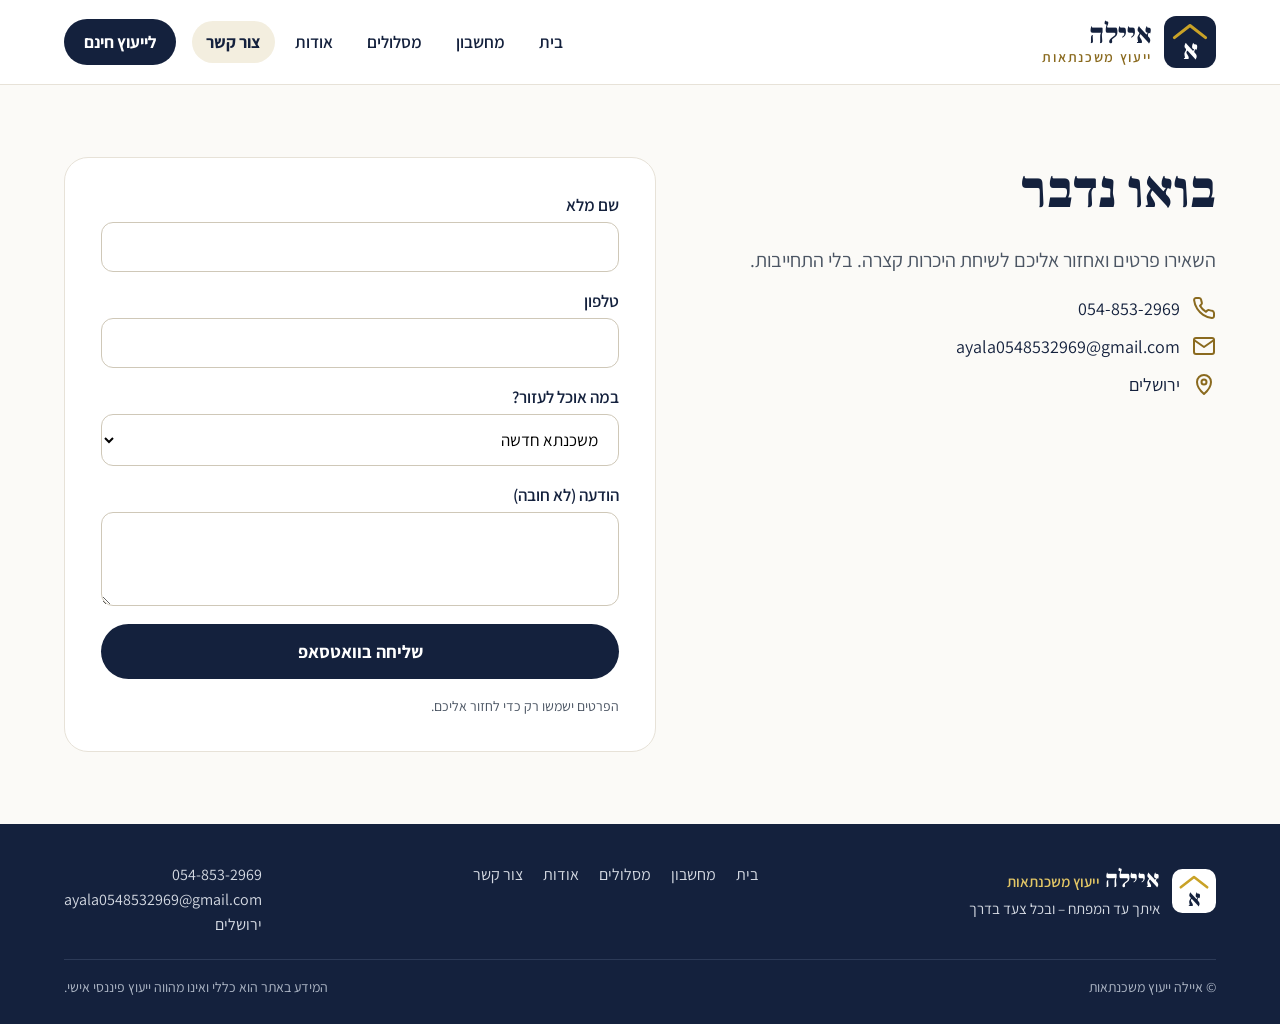
<file: contact.html>
<!doctype html>
<html lang="he" dir="rtl">
<head>
<meta charset="utf-8">
<meta name="viewport" content="width=device-width, initial-scale=1">
<title>צור קשר – איילה ייעוץ משכנתאות</title>
<meta name="description" content="איילה ייעוץ משכנתאות – ליווי מקצועי ואישי בכל שלבי המשכנתא, מבניית התמהיל ועד קבלת המפתח. ירושלים.">
<link rel="icon" href="favicon.svg" type="image/svg+xml">
<link rel="preconnect" href="https://fonts.googleapis.com">
<link rel="preconnect" href="https://fonts.gstatic.com" crossorigin>
<link href="https://fonts.googleapis.com/css2?family=Frank+Ruhl+Libre:wght@500;700;900&amp;family=Assistant:wght@400;600;700&amp;display=swap" rel="stylesheet">
<link rel="stylesheet" href="style.css">
</head>
<body>
<div dir="rtl" style="font-family: 'Assistant', system-ui, sans-serif; color: #14213D; background: #FBFAF7">
<header dir="rtl" style="font-family: 'Assistant', system-ui, sans-serif; color: #14213D; background: #FFFFFF; border-bottom: 1px solid #E7E2D8">
<div style="max-width: 1200px; margin: 0 auto; padding: 16px 24px; display: flex; flex-wrap: wrap; gap: 16px; align-items: center; justify-content: space-between">
<a href="index.html" style="display: flex; align-items: center; gap: 12px; text-decoration: none; color: #14213D">
<svg width="52" height="52" viewBox="0 0 120 120" aria-hidden="true"><rect x="0" y="0" width="120" height="120" rx="28" fill="#14213D"></rect><path d="M24 50 L60 22 L96 50" fill="none" stroke="#C9A227" stroke-width="7" stroke-linecap="round" stroke-linejoin="round"></path><text x="60" y="100" text-anchor="middle" font-family="Frank Ruhl Libre, serif" font-weight="900" font-size="62" fill="#FFFFFF">א</text></svg>
<span style="display: flex; flex-direction: column; line-height: 1.1">
<span style="font-family: 'Frank Ruhl Libre', serif; font-size: 28px; font-weight: 900">איילה</span>
<span style="font-size: 14px; font-weight: 600; letter-spacing: 0.12em; color: #8A6A1F">ייעוץ משכנתאות</span>
</span>
</a>
<nav aria-label="תפריט ראשי" style="display: flex; flex-wrap: wrap; gap: 6px; align-items: center; font-size: 17px">
<a href="index.html" style="text-decoration: none; padding: 10px 14px; border-radius: 999px; color: #14213D; font-weight: 600;">בית</a>
<a href="calculator.html" style="text-decoration: none; padding: 10px 14px; border-radius: 999px; color: #14213D; font-weight: 600;">מחשבון</a>
<a href="tracks.html" style="text-decoration: none; padding: 10px 14px; border-radius: 999px; color: #14213D; font-weight: 600;">מסלולים</a>
<a href="about.html" style="text-decoration: none; padding: 10px 14px; border-radius: 999px; color: #14213D; font-weight: 600;">אודות</a>
<a href="contact.html" style="text-decoration: none; padding: 10px 14px; border-radius: 999px; color: #14213D; background: #F3EEDF; font-weight: 700;" aria-current="page">צור קשר</a>
<a href="contact.html" style="background: #14213D; color: #FFFFFF; text-decoration: none; padding: 12px 20px; border-radius: 999px; font-weight: 700; margin-right: 10px">לייעוץ חינם</a>
</nav>
</div>
</header>

<section style="max-width: 1200px; margin: 0 auto; padding: 72px 24px; display: flex; flex-wrap: wrap; gap: 48px; align-items: flex-start">
<div style="flex: 1 1 380px; min-width: 0; display: flex; flex-direction: column; gap: 20px">
<h1 style="margin: 0; font-family: 'Frank Ruhl Libre', serif; font-size: 52px; font-weight: 900">בואו נדבר</h1>
<p style="margin: 0; font-size: 20px; line-height: 1.6; color: #4B5563">השאירו פרטים ואחזור אליכם לשיחת היכרות קצרה. בלי התחייבות.</p>
<div style="display: flex; flex-direction: column; gap: 14px; font-size: 18px">
<div style="display: flex; align-items: center; gap: 12px"><svg width="24" height="24" viewBox="0 0 24 24" fill="none" stroke="#8A6A1F" stroke-width="2" stroke-linecap="round" stroke-linejoin="round" aria-hidden="true"><path d="M22 16.9v3a2 2 0 0 1-2.2 2 19.8 19.8 0 0 1-8.6-3.1 19.5 19.5 0 0 1-6-6A19.8 19.8 0 0 1 2.1 4.2 2 2 0 0 1 4.1 2h3a2 2 0 0 1 2 1.7c.1.9.4 1.8.7 2.7a2 2 0 0 1-.5 2.1L8 9.8a16 16 0 0 0 6 6l1.3-1.3a2 2 0 0 1 2.1-.4c.9.3 1.8.6 2.7.7a2 2 0 0 1 1.7 2z"></path></svg><span><a href="tel:0548532969" style="color: inherit; text-decoration: none" dir="ltr">054-853-2969</a></span></div>
<div style="display: flex; align-items: center; gap: 12px"><svg width="24" height="24" viewBox="0 0 24 24" fill="none" stroke="#8A6A1F" stroke-width="2" stroke-linecap="round" stroke-linejoin="round" aria-hidden="true"><rect x="2" y="4" width="20" height="16" rx="2"></rect><path d="M22 6l-10 7L2 6"></path></svg><span><a href="mailto:ayala0548532969@gmail.com" style="color: inherit; text-decoration: none">ayala0548532969@gmail.com</a></span></div>
<div style="display: flex; align-items: center; gap: 12px"><svg width="24" height="24" viewBox="0 0 24 24" fill="none" stroke="#8A6A1F" stroke-width="2" stroke-linecap="round" stroke-linejoin="round" aria-hidden="true"><path d="M12 22s7-6.1 7-12a7 7 0 0 0-14 0c0 5.9 7 12 7 12z"></path><circle cx="12" cy="10" r="2.5"></circle></svg><span>ירושלים</span></div>
</div>
</div>

<div style="flex: 1 1 460px; min-width: 0; background: #FFFFFF; border: 1px solid #E7E2D8; border-radius: 24px; padding: 36px">
<div id="thanks" hidden style="display: flex; flex-direction: column; gap: 10px; align-items: center; text-align: center; padding: 40px 0">
<svg width="64" height="64" viewBox="0 0 24 24" fill="none" stroke="#C9A227" stroke-width="2" stroke-linecap="round" stroke-linejoin="round" aria-hidden="true"><circle cx="12" cy="12" r="10"></circle><path d="M8 12l3 3 5-6"></path></svg>
<span style="font-family: 'Frank Ruhl Libre', serif; font-size: 30px; font-weight: 900">תודה! נפתח וואטסאפ עם הפרטים</span>
<span style="font-size: 18px; color: #4B5563">לחצו "שלח" בוואטסאפ, ואחזור אליכם בהקדם.</span>
</div>
<form id="leadForm" style="display: flex; flex-direction: column; gap: 18px">
<label style="display: flex; flex-direction: column; gap: 6px; font-size: 17px; font-weight: 600">שם מלא<input type="text" name="name" autocomplete="name" required style="font: inherit; font-weight: 400; padding: 13px 16px; border: 1px solid #CFC8B8; border-radius: 12px"></label>
<label style="display: flex; flex-direction: column; gap: 6px; font-size: 17px; font-weight: 600">טלפון<input type="tel" name="phone" autocomplete="tel" required style="font: inherit; font-weight: 400; padding: 13px 16px; border: 1px solid #CFC8B8; border-radius: 12px"></label>
<label style="display: flex; flex-direction: column; gap: 6px; font-size: 17px; font-weight: 600">במה אוכל לעזור?
<select name="topic" style="font: inherit; font-weight: 400; padding: 13px 16px; border: 1px solid #CFC8B8; border-radius: 12px; background: #FFFFFF"><option>משכנתא חדשה</option><option>מחזור משכנתא</option><option>עוד לא בטוח/ה</option></select></label>
<label style="display: flex; flex-direction: column; gap: 6px; font-size: 17px; font-weight: 600">הודעה (לא חובה)<textarea name="message" rows="3" style="font: inherit; font-weight: 400; padding: 13px 16px; border: 1px solid #CFC8B8; border-radius: 12px; resize: vertical"></textarea></label>
<button type="submit" style="font: inherit; font-weight: 700; font-size: 18px; background: #14213D; color: #FFFFFF; border: none; border-radius: 999px; padding: 16px; cursor: pointer">שליחה בוואטסאפ</button>
<span style="font-size: 14px; color: #4B5563">הפרטים ישמשו רק כדי לחזור אליכם.</span>
</form>
</div>
</section>

<footer dir="rtl" style="font-family: 'Assistant', system-ui, sans-serif; background: #14213D; color: #D5DAE3">
<div style="max-width: 1200px; margin: 0 auto; padding: 40px 24px 28px; display: flex; flex-direction: column; gap: 24px">
<div style="display: flex; flex-wrap: wrap; gap: 32px; justify-content: space-between; align-items: flex-start">
<div style="display: flex; align-items: center; gap: 12px">
<svg width="44" height="44" viewBox="0 0 120 120" aria-hidden="true"><rect width="120" height="120" rx="28" fill="#FFFFFF"></rect><path d="M24 50 L60 22 L96 50" fill="none" stroke="#C9A227" stroke-width="7" stroke-linecap="round" stroke-linejoin="round"></path><text x="60" y="100" text-anchor="middle" font-family="Frank Ruhl Libre, serif" font-weight="900" font-size="62" fill="#14213D">א</text></svg>
<span style="display: flex; flex-direction: column; gap: 4px"><span style="font-family: 'Frank Ruhl Libre', serif; font-size: 24px; font-weight: 900; color: #FFFFFF">איילה <span style="font-family: 'Assistant', sans-serif; font-size: 15px; font-weight: 600; color: #E3C766">ייעוץ משכנתאות</span></span><span style="font-size: 15px; color: #D5DAE3">איתך עד המפתח – ובכל צעד בדרך</span></span>
</div>
<nav aria-label="קישורים" style="display: flex; flex-wrap: wrap; gap: 20px; font-size: 16px">
<a href="index.html" style="color: #D5DAE3; text-decoration: none">בית</a>
<a href="calculator.html" style="color: #D5DAE3; text-decoration: none">מחשבון</a>
<a href="tracks.html" style="color: #D5DAE3; text-decoration: none">מסלולים</a>
<a href="about.html" style="color: #D5DAE3; text-decoration: none">אודות</a>
<a href="contact.html" style="color: #D5DAE3; text-decoration: none">צור קשר</a>
</nav>
<div style="display: flex; flex-direction: column; gap: 4px; font-size: 16px">
<span><a href="tel:0548532969" style="color: inherit; text-decoration: none" dir="ltr">054-853-2969</a></span>
<span><a href="mailto:ayala0548532969@gmail.com" style="color: inherit; text-decoration: none">ayala0548532969@gmail.com</a></span>
<span>ירושלים</span>
</div>
</div>
<div style="border-top: 1px solid #2C3A57; padding-top: 18px; display: flex; flex-wrap: wrap; gap: 12px; justify-content: space-between; font-size: 14px; color: #AEB7C6">
<span>© איילה ייעוץ משכנתאות</span>
<span>המידע באתר הוא כללי ואינו מהווה ייעוץ פיננסי אישי.</span>
</div>
</div>
</footer>
</div>
<script src="contact.js"></script>
</body>
</html>
</file>
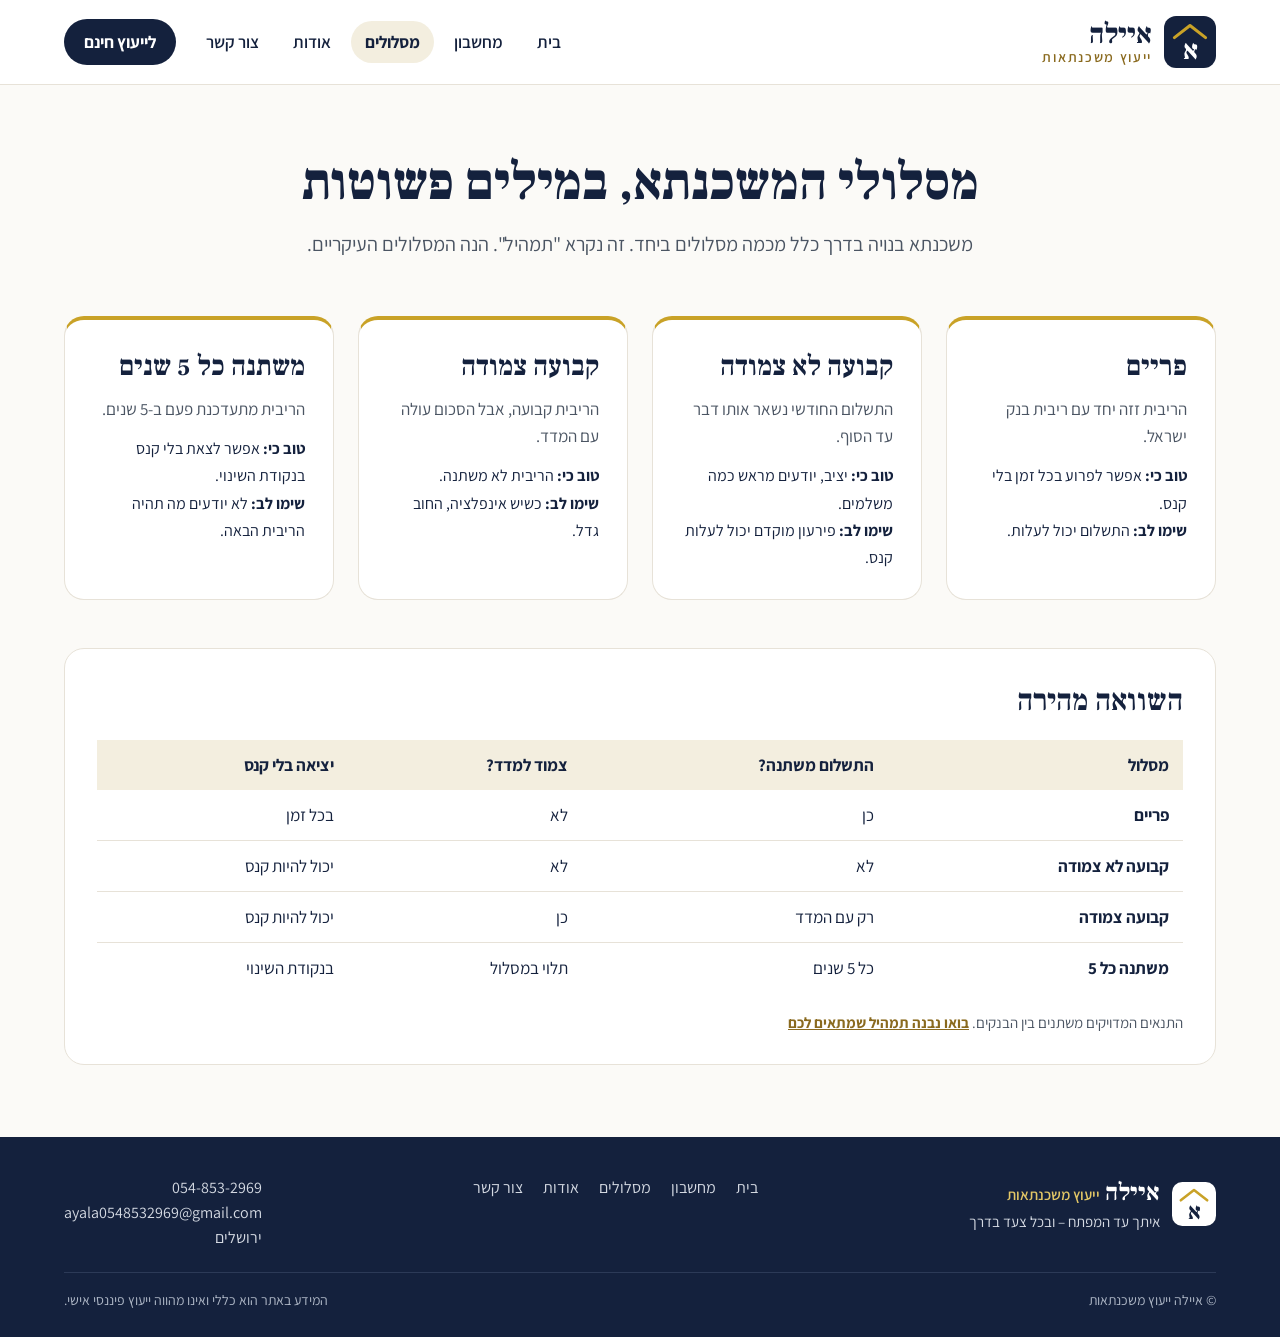
<file: tracks.html>
<!doctype html>
<html lang="he" dir="rtl">
<head>
<meta charset="utf-8">
<meta name="viewport" content="width=device-width, initial-scale=1">
<title>מסלולי משכנתא – איילה ייעוץ משכנתאות</title>
<meta name="description" content="איילה ייעוץ משכנתאות – ליווי מקצועי ואישי בכל שלבי המשכנתא, מבניית התמהיל ועד קבלת המפתח. ירושלים.">
<link rel="icon" href="favicon.svg" type="image/svg+xml">
<link rel="preconnect" href="https://fonts.googleapis.com">
<link rel="preconnect" href="https://fonts.gstatic.com" crossorigin>
<link href="https://fonts.googleapis.com/css2?family=Frank+Ruhl+Libre:wght@500;700;900&amp;family=Assistant:wght@400;600;700&amp;display=swap" rel="stylesheet">
<link rel="stylesheet" href="style.css">
</head>
<body>
<div dir="rtl" style="font-family: 'Assistant', system-ui, sans-serif; color: #14213D; background: #FBFAF7">
<header dir="rtl" style="font-family: 'Assistant', system-ui, sans-serif; color: #14213D; background: #FFFFFF; border-bottom: 1px solid #E7E2D8">
<div style="max-width: 1200px; margin: 0 auto; padding: 16px 24px; display: flex; flex-wrap: wrap; gap: 16px; align-items: center; justify-content: space-between">
<a href="index.html" style="display: flex; align-items: center; gap: 12px; text-decoration: none; color: #14213D">
<svg width="52" height="52" viewBox="0 0 120 120" aria-hidden="true"><rect x="0" y="0" width="120" height="120" rx="28" fill="#14213D"></rect><path d="M24 50 L60 22 L96 50" fill="none" stroke="#C9A227" stroke-width="7" stroke-linecap="round" stroke-linejoin="round"></path><text x="60" y="100" text-anchor="middle" font-family="Frank Ruhl Libre, serif" font-weight="900" font-size="62" fill="#FFFFFF">א</text></svg>
<span style="display: flex; flex-direction: column; line-height: 1.1">
<span style="font-family: 'Frank Ruhl Libre', serif; font-size: 28px; font-weight: 900">איילה</span>
<span style="font-size: 14px; font-weight: 600; letter-spacing: 0.12em; color: #8A6A1F">ייעוץ משכנתאות</span>
</span>
</a>
<nav aria-label="תפריט ראשי" style="display: flex; flex-wrap: wrap; gap: 6px; align-items: center; font-size: 17px">
<a href="index.html" style="text-decoration: none; padding: 10px 14px; border-radius: 999px; color: #14213D; font-weight: 600;">בית</a>
<a href="calculator.html" style="text-decoration: none; padding: 10px 14px; border-radius: 999px; color: #14213D; font-weight: 600;">מחשבון</a>
<a href="tracks.html" style="text-decoration: none; padding: 10px 14px; border-radius: 999px; color: #14213D; background: #F3EEDF; font-weight: 700;" aria-current="page">מסלולים</a>
<a href="about.html" style="text-decoration: none; padding: 10px 14px; border-radius: 999px; color: #14213D; font-weight: 600;">אודות</a>
<a href="contact.html" style="text-decoration: none; padding: 10px 14px; border-radius: 999px; color: #14213D; font-weight: 600;">צור קשר</a>
<a href="contact.html" style="background: #14213D; color: #FFFFFF; text-decoration: none; padding: 12px 20px; border-radius: 999px; font-weight: 700; margin-right: 10px">לייעוץ חינם</a>
</nav>
</div>
</header>

<section style="max-width: 900px; margin: 0 auto; padding: 64px 24px 32px; display: flex; flex-direction: column; gap: 12px; text-align: center">
<h1 style="margin: 0; font-family: 'Frank Ruhl Libre', serif; font-size: 52px; font-weight: 900">מסלולי המשכנתא, במילים פשוטות</h1>
<p style="margin: 0; font-size: 20px; line-height: 1.6; color: #4B5563">משכנתא בנויה בדרך כלל מכמה מסלולים ביחד. זה נקרא "תמהיל". הנה המסלולים העיקריים.</p>
</section>

<section style="max-width: 1200px; margin: 0 auto; padding: 24px 24px 48px; display: grid; grid-template-columns: repeat(auto-fit, minmax(270px, 1fr)); gap: 24px">
<div style="background: #FFFFFF; border: 1px solid #E7E2D8; border-top: 4px solid #C9A227; border-radius: 20px; padding: 28px; display: flex; flex-direction: column; gap: 12px">
<h2 style="margin: 0; font-family: 'Frank Ruhl Libre', serif; font-size: 28px">פריים</h2>
<p style="margin: 0; font-size: 17px; line-height: 1.6; color: #4B5563">הריבית זזה יחד עם ריבית בנק ישראל.</p>
<div style="font-size: 16px; line-height: 1.7"><strong>טוב כי:</strong> אפשר לפרוע בכל זמן בלי קנס.<br><strong>שימו לב:</strong> התשלום יכול לעלות.</div>
</div>
<div style="background: #FFFFFF; border: 1px solid #E7E2D8; border-top: 4px solid #C9A227; border-radius: 20px; padding: 28px; display: flex; flex-direction: column; gap: 12px">
<h2 style="margin: 0; font-family: 'Frank Ruhl Libre', serif; font-size: 28px">קבועה לא צמודה</h2>
<p style="margin: 0; font-size: 17px; line-height: 1.6; color: #4B5563">התשלום החודשי נשאר אותו דבר עד הסוף.</p>
<div style="font-size: 16px; line-height: 1.7"><strong>טוב כי:</strong> יציב, יודעים מראש כמה משלמים.<br><strong>שימו לב:</strong> פירעון מוקדם יכול לעלות קנס.</div>
</div>
<div style="background: #FFFFFF; border: 1px solid #E7E2D8; border-top: 4px solid #C9A227; border-radius: 20px; padding: 28px; display: flex; flex-direction: column; gap: 12px">
<h2 style="margin: 0; font-family: 'Frank Ruhl Libre', serif; font-size: 28px">קבועה צמודה</h2>
<p style="margin: 0; font-size: 17px; line-height: 1.6; color: #4B5563">הריבית קבועה, אבל הסכום עולה עם המדד.</p>
<div style="font-size: 16px; line-height: 1.7"><strong>טוב כי:</strong> הריבית לא משתנה.<br><strong>שימו לב:</strong> כשיש אינפלציה, החוב גדל.</div>
</div>
<div style="background: #FFFFFF; border: 1px solid #E7E2D8; border-top: 4px solid #C9A227; border-radius: 20px; padding: 28px; display: flex; flex-direction: column; gap: 12px">
<h2 style="margin: 0; font-family: 'Frank Ruhl Libre', serif; font-size: 28px">משתנה כל 5 שנים</h2>
<p style="margin: 0; font-size: 17px; line-height: 1.6; color: #4B5563">הריבית מתעדכנת פעם ב-5 שנים.</p>
<div style="font-size: 16px; line-height: 1.7"><strong>טוב כי:</strong> אפשר לצאת בלי קנס בנקודת השינוי.<br><strong>שימו לב:</strong> לא יודעים מה תהיה הריבית הבאה.</div>
</div>
</section>

<section style="max-width: 1200px; margin: 0 auto; padding: 0 24px 72px">
<div style="background: #FFFFFF; border: 1px solid #E7E2D8; border-radius: 20px; padding: 32px; overflow-x: auto">
<h2 style="margin: 0 0 20px; font-family: 'Frank Ruhl Libre', serif; font-size: 30px">השוואה מהירה</h2>
<table style="width: 100%; min-width: 640px; border-collapse: collapse; font-size: 17px; text-align: right">
<thead><tr style="background: #F3EEDF"><th style="padding: 14px">מסלול</th><th style="padding: 14px">התשלום משתנה?</th><th style="padding: 14px">צמוד למדד?</th><th style="padding: 14px">יציאה בלי קנס</th></tr></thead>
<tbody>
<tr style="border-bottom: 1px solid #E7E2D8"><td style="padding: 14px; font-weight: 700">פריים</td><td style="padding: 14px">כן</td><td style="padding: 14px">לא</td><td style="padding: 14px">בכל זמן</td></tr>
<tr style="border-bottom: 1px solid #E7E2D8"><td style="padding: 14px; font-weight: 700">קבועה לא צמודה</td><td style="padding: 14px">לא</td><td style="padding: 14px">לא</td><td style="padding: 14px">יכול להיות קנס</td></tr>
<tr style="border-bottom: 1px solid #E7E2D8"><td style="padding: 14px; font-weight: 700">קבועה צמודה</td><td style="padding: 14px">רק עם המדד</td><td style="padding: 14px">כן</td><td style="padding: 14px">יכול להיות קנס</td></tr>
<tr><td style="padding: 14px; font-weight: 700">משתנה כל 5</td><td style="padding: 14px">כל 5 שנים</td><td style="padding: 14px">תלוי במסלול</td><td style="padding: 14px">בנקודת השינוי</td></tr>
</tbody>
</table>
<p style="margin: 20px 0 0; font-size: 15px; color: #4B5563">התנאים המדויקים משתנים בין הבנקים. <a href="contact.html" style="color: #8A6A1F; font-weight: 700">בואו נבנה תמהיל שמתאים לכם</a></p>
</div>
</section>

<footer dir="rtl" style="font-family: 'Assistant', system-ui, sans-serif; background: #14213D; color: #D5DAE3">
<div style="max-width: 1200px; margin: 0 auto; padding: 40px 24px 28px; display: flex; flex-direction: column; gap: 24px">
<div style="display: flex; flex-wrap: wrap; gap: 32px; justify-content: space-between; align-items: flex-start">
<div style="display: flex; align-items: center; gap: 12px">
<svg width="44" height="44" viewBox="0 0 120 120" aria-hidden="true"><rect width="120" height="120" rx="28" fill="#FFFFFF"></rect><path d="M24 50 L60 22 L96 50" fill="none" stroke="#C9A227" stroke-width="7" stroke-linecap="round" stroke-linejoin="round"></path><text x="60" y="100" text-anchor="middle" font-family="Frank Ruhl Libre, serif" font-weight="900" font-size="62" fill="#14213D">א</text></svg>
<span style="display: flex; flex-direction: column; gap: 4px"><span style="font-family: 'Frank Ruhl Libre', serif; font-size: 24px; font-weight: 900; color: #FFFFFF">איילה <span style="font-family: 'Assistant', sans-serif; font-size: 15px; font-weight: 600; color: #E3C766">ייעוץ משכנתאות</span></span><span style="font-size: 15px; color: #D5DAE3">איתך עד המפתח – ובכל צעד בדרך</span></span>
</div>
<nav aria-label="קישורים" style="display: flex; flex-wrap: wrap; gap: 20px; font-size: 16px">
<a href="index.html" style="color: #D5DAE3; text-decoration: none">בית</a>
<a href="calculator.html" style="color: #D5DAE3; text-decoration: none">מחשבון</a>
<a href="tracks.html" style="color: #D5DAE3; text-decoration: none">מסלולים</a>
<a href="about.html" style="color: #D5DAE3; text-decoration: none">אודות</a>
<a href="contact.html" style="color: #D5DAE3; text-decoration: none">צור קשר</a>
</nav>
<div style="display: flex; flex-direction: column; gap: 4px; font-size: 16px">
<span><a href="tel:0548532969" style="color: inherit; text-decoration: none" dir="ltr">054-853-2969</a></span>
<span><a href="mailto:ayala0548532969@gmail.com" style="color: inherit; text-decoration: none">ayala0548532969@gmail.com</a></span>
<span>ירושלים</span>
</div>
</div>
<div style="border-top: 1px solid #2C3A57; padding-top: 18px; display: flex; flex-wrap: wrap; gap: 12px; justify-content: space-between; font-size: 14px; color: #AEB7C6">
<span>© איילה ייעוץ משכנתאות</span>
<span>המידע באתר הוא כללי ואינו מהווה ייעוץ פיננסי אישי.</span>
</div>
</div>
</footer>
</div>
</body>
</html>
</file>
<file: style.css>
/* עיצוב כללי לכל האתר */
* { box-sizing: border-box; }
html { scroll-behavior: smooth; }
body { margin: 0; background: #FBFAF7; }
a:focus-visible, button:focus-visible, input:focus-visible, select:focus-visible, textarea:focus-visible {
  outline: 3px solid #C9A227;
  outline-offset: 2px;
}
input[type=range] { width: 100%; accent-color: #14213D; height: 28px; }
[hidden] { display: none !important; }

/* בטלפון: כותרות קצת יותר קטנות */
@media (max-width: 640px) {
  h1 { font-size: 40px !important; }
  h2 { font-size: 30px !important; }
  section { padding-top: 48px !important; padding-bottom: 48px !important; }
}
</file>
